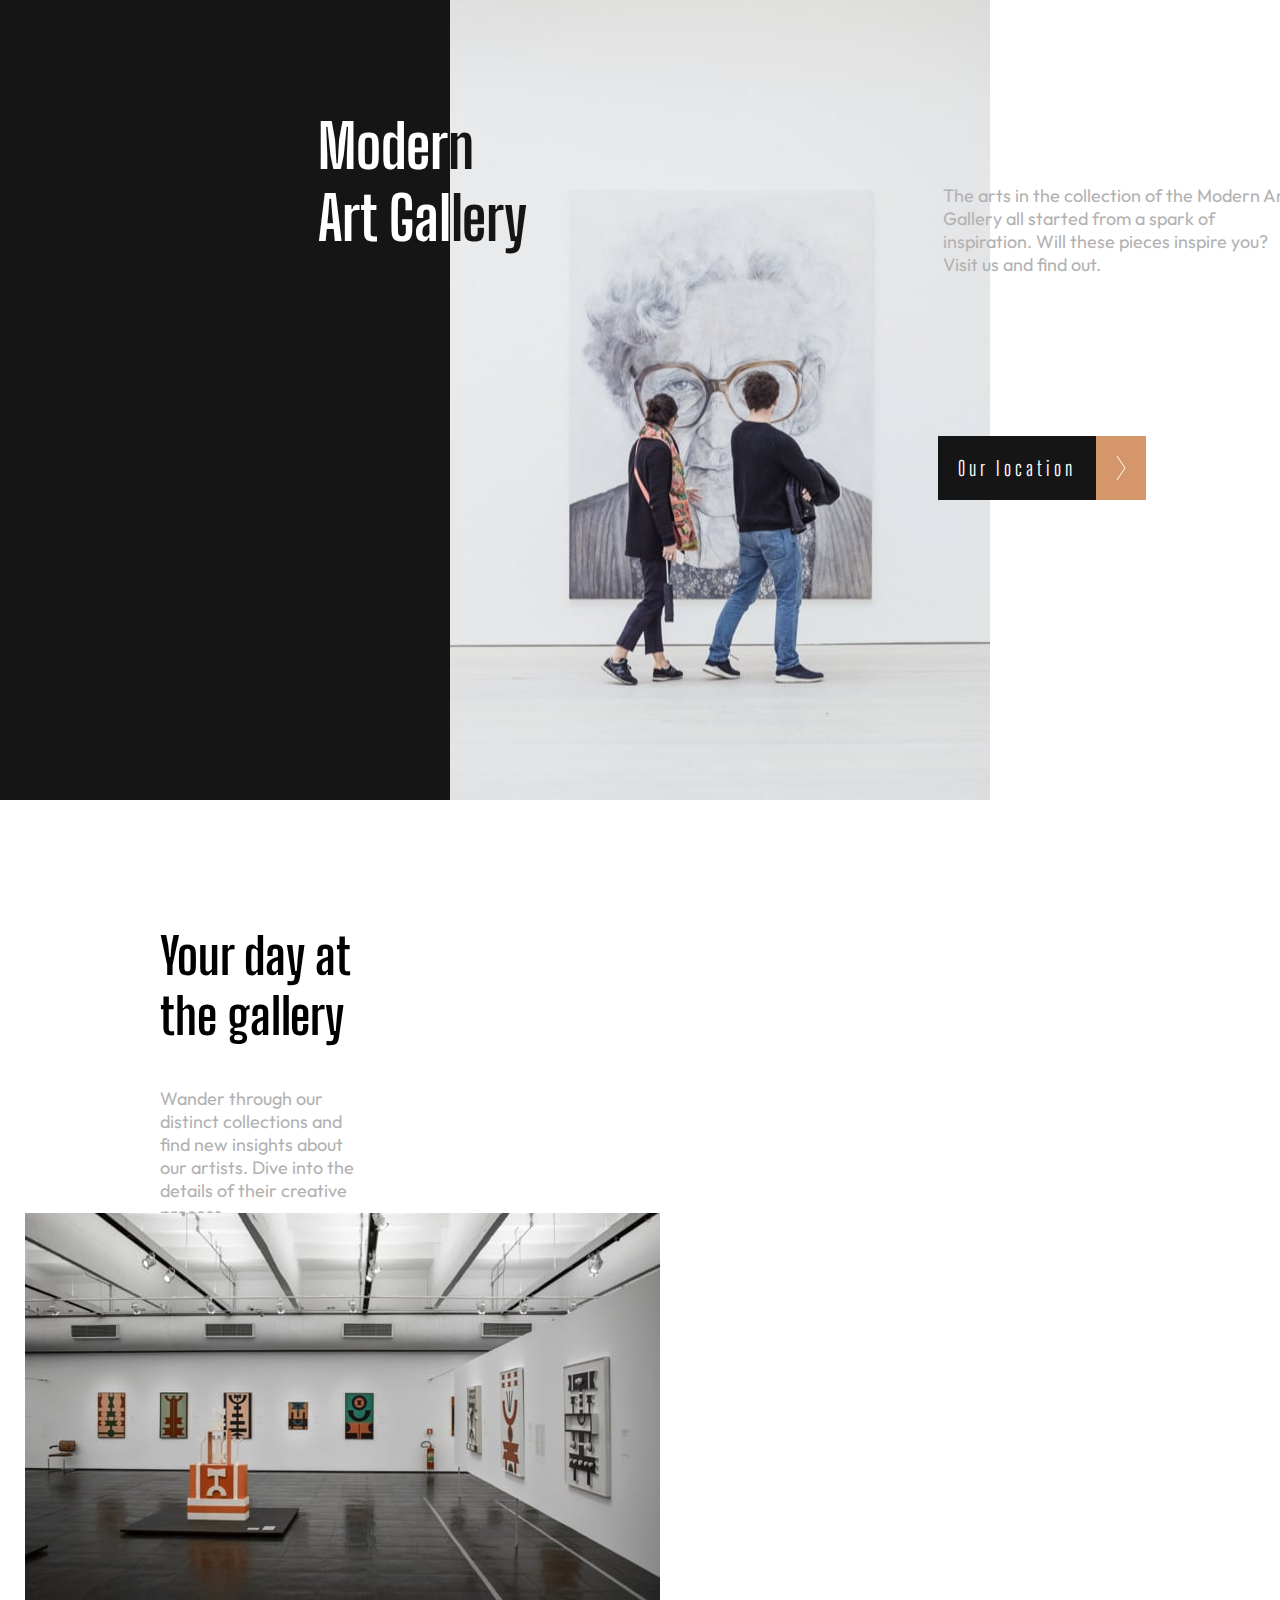
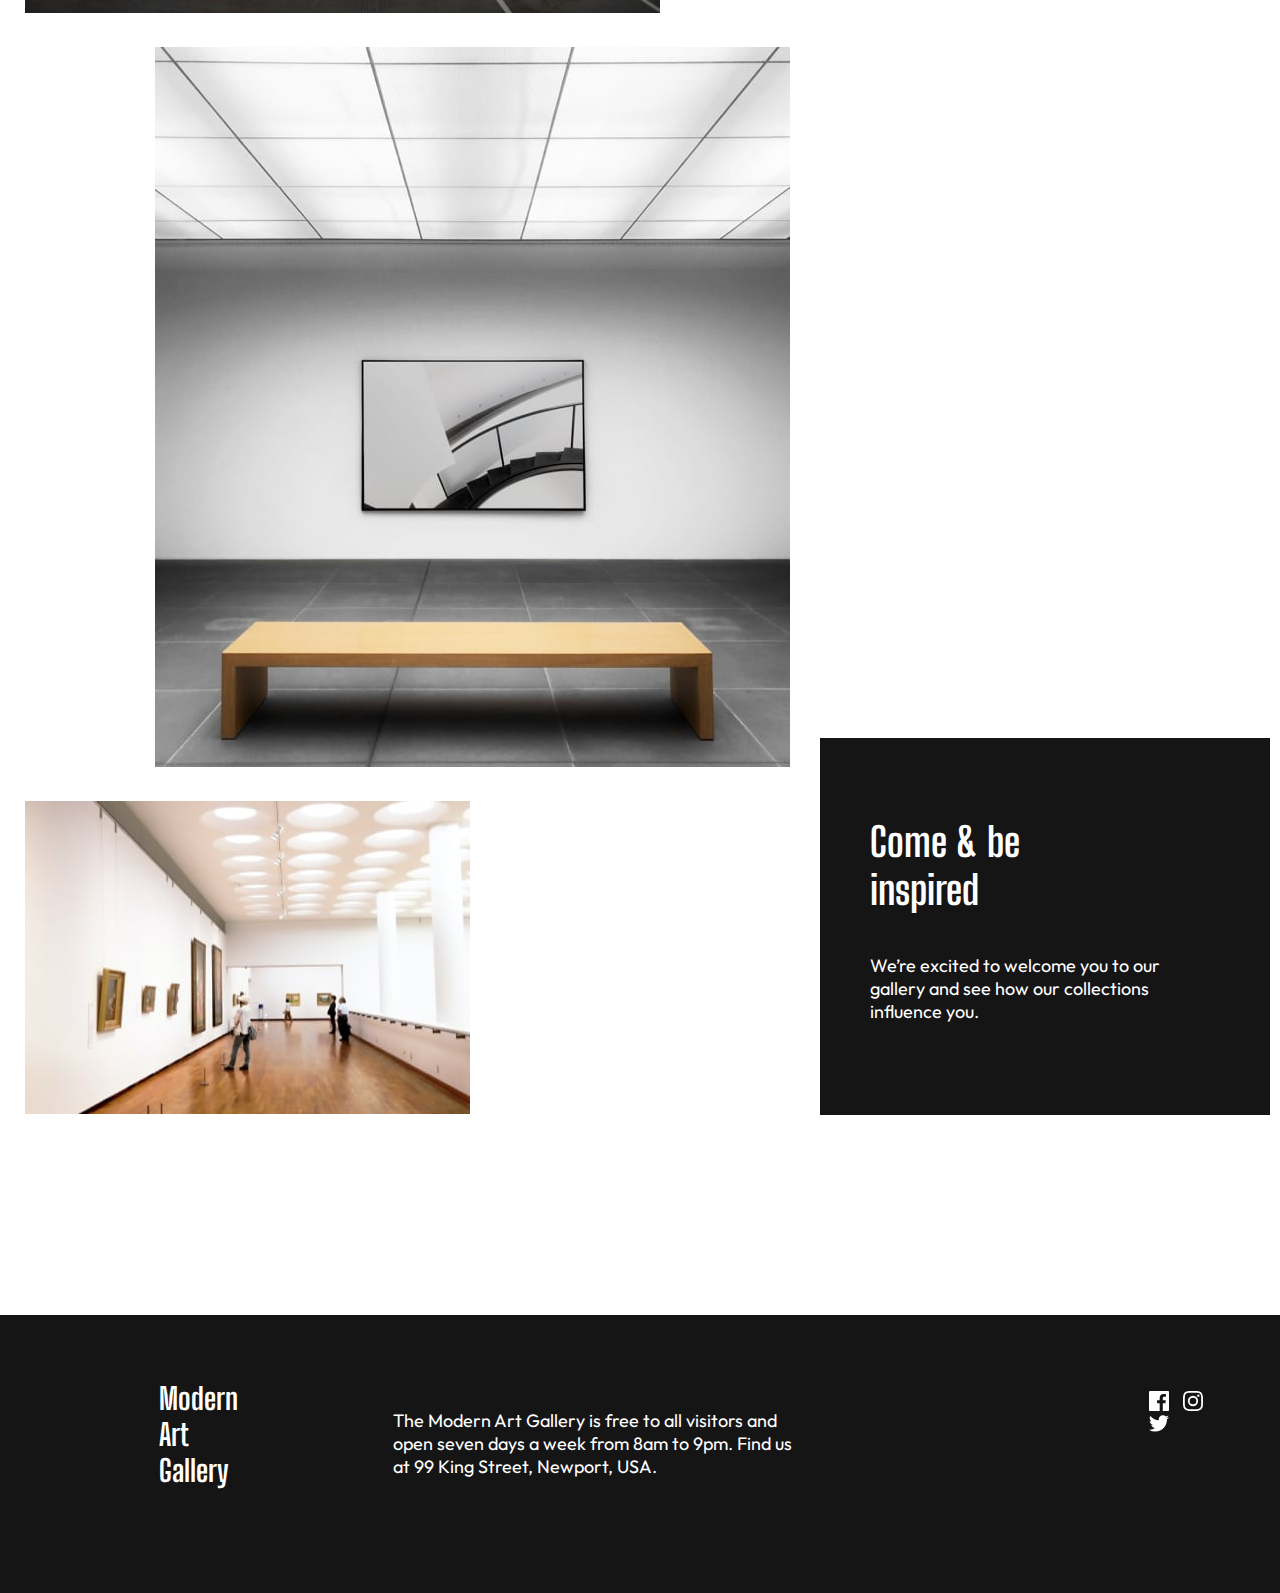
<file: index.html>
<!DOCTYPE html>
<html lang="en">
<head>
  <meta charset="UTF-8">
  <meta name="viewport" content="width=device-width, initial-scale=1.0">
  <link rel="preconnect" href="https://fonts.googleapis.com">
  <link rel="preconnect" href="https://fonts.gstatic.com" crossorigin>
  <link href="https://fonts.googleapis.com/css2?family=Big+Shoulders+Display:wght@100..900&family=Big+Shoulders+Text:wght@100..900&display=swap" rel="stylesheet">
  <link rel="preconnect" href="https://fonts.googleapis.com">
<link rel="preconnect" href="https://fonts.gstatic.com" crossorigin>
<link href="https://fonts.googleapis.com/css2?family=Outfit:wght@100..900&display=swap" rel="stylesheet">
  <link rel="icon" type="image/png" sizes="32x32" href="./assets/favicon-32x32.png">
  <link rel="stylesheet" href="./styles/index.css">
  
  <title>Frontend Mentor | Art gallery website</title>
</head>
<body>
  <header class="nav">
    <picture>
      <source media="(min-width: 769px)" srcset="./gallery/images/desktop/image-hero.jpg, ./gallery/images/desktop/image-hero@2x.jpg 2x">
      <source media="(min-width: 376px)" srcset="./gallery/images/tablet/image-hero.jpg, ./gallery/images/tablet/image-hero@2x.jpg 2x">
      <img class="nav_img" src="./gallery/images/mobile/image-hero.jpg" alt="Photo for title side" srcset="./gallery/images/mobile/image-hero@2x.jpg 2x" />
    </picture>
    <div class="nav_context">
  <h1 class="nav_title">Moder<span class="nav_title_color">n</span> Art Gal<span class="nav_title_color">lery</span></h1>

  <p class="nav_text">The arts in the collection of the Modern Art Gallery all started 
  from a spark of inspiration. Will these pieces inspire you? Visit 
  us and find out.</p>

  <button class="nav_button" onclick="goToLocationPage()">
    <p class="nav_button_text">Our location</p>
    <img class="nav_button_icon" src="./gallery/svg/icon-arrow-right.svg" alt="arrow">
  </button>
  </div>
  </header>
  <div class="gallery">
    <picture>
      <source media="(min-width: 769px)" srcset="./gallery/images/desktop/image-grid-1.jpg, ./gallery/images/desktop/image-grid-1@2x.jpg 2x">
      <source media="(min-width: 376px)" srcset="./gallery/images/tablet/image-grid-1.jpg, ./gallery/images/tablet/image-grid-1@2x.jpg 2x">
      <img class="gallery_img_first" src="./gallery/images/mobile/image-grid-1.jpg" alt="body photo-gallery" srcset="./gallery/images/mobile/image-grid-1@2x.jpg 2x" />
    </picture>
    <div class="gallery_info">
  <h2 class="gallery_title">Your day at the gallery</h2>

  <p class="gallery_text">Wander through our distinct collections and find new insights about 
  our artists. Dive into the details of their creative process.</p>
  </div>
  <picture>
    <source media="(min-width: 769px)" srcset="./gallery/images/desktop/image-grid-2.jpg, ./gallery/images/desktop/image-grid-2@2x.jpg 2x">
    <source media="(min-width: 376px)" srcset="./gallery/images/tablet/image-grid-2.jpg, ./gallery/images/tablet/image-grid-2@2x.jpg 2x">
    <img class="gallery_img_second" src="./gallery/images/mobile/image-grid-2.jpg" alt="bench photo" srcset="./gallery/images/mobile/image-grid-2@2x.jpg 2x" />
  </picture>
  <picture>
    <source media="(min-width: 769px)" srcset="./gallery/images/desktop/image-grid-3.jpg, ./gallery/images/desktop/image-grid-3@2x.jpg 2x">
    <source media="(min-width: 376px)" srcset="./gallery/images/tablet/image-grid-3.jpg, ./gallery/images/tablet/image-grid-3@2x.jpg 2x">
    <img class="gallery_img_last" src="./gallery/images/mobile/image-grid-3.jpg" alt="paintings in the lobby" srcset="./gallery/images/mobile/image-grid-3@2x.jpg 2x" />
  </picture>
  </div>
  <div class="inspire">
  <h3 class="inspire_title">Come &amp; be inspired</h3>

  <p class="inspire_text">We’re excited to welcome you to our gallery and see how our collections 
  influence you.</p>
  </div>
  <footer class="info">
  <h4 class="info_title">Modern Art Gallery</h4>

  <p class="info_text">The Modern Art Gallery is free to all visitors and open seven days a week 
  from 8am to 9pm. Find us at 99 King Street, Newport, USA.</p>
  <div class="info_icons">
    <img class="info_icon" src="./gallery/svg/icon-facebook.svg" alt="facebook_icon">
    <img class="info_icon" src="./gallery/svg/icon-instagram.svg" alt="instagram_icon">
    <img class="info_icon" src="./gallery/svg/icon-twitter.svg" alt="twitter_icon">
    </div>
  </footer>
  <script>
    function goToLocationPage() {
      window.location.href = "location.html";
    }
  </script>
</body>
</html>
</file>
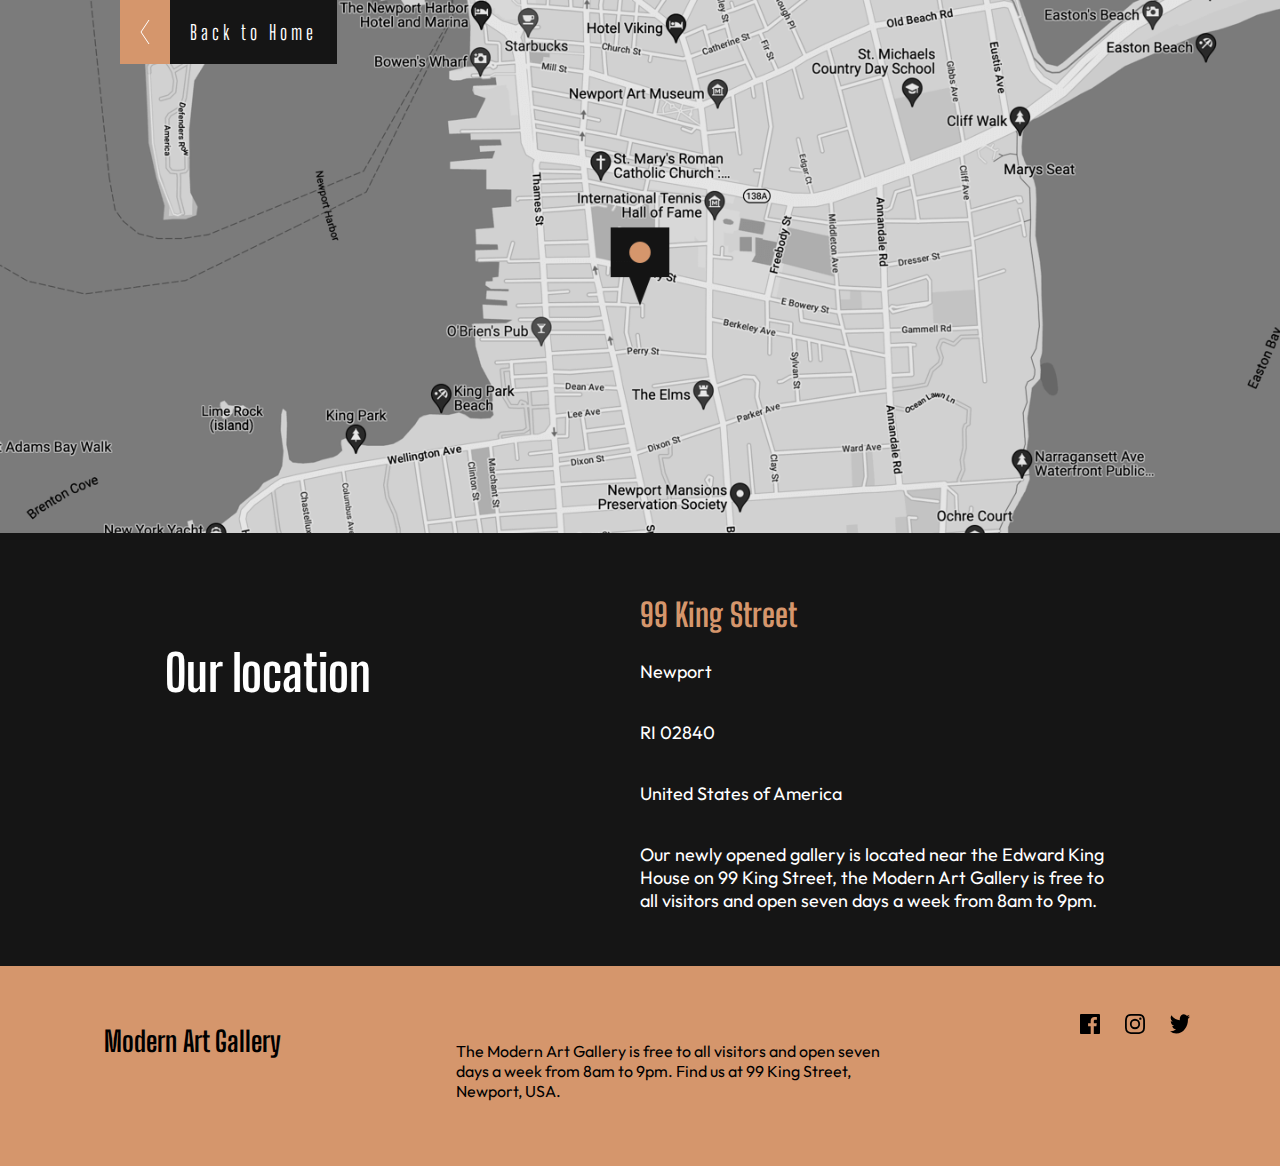
<file: location.html>
<!DOCTYPE html>
<html lang="en">
<head>
  <meta charset="UTF-8">
  <meta name="viewport" content="width=device-width, initial-scale=1.0">
  <link rel="preconnect" href="https://fonts.googleapis.com">
  <link rel="preconnect" href="https://fonts.gstatic.com" crossorigin>
  <link href="https://fonts.googleapis.com/css2?family=Big+Shoulders+Display:wght@100..900&family=Big+Shoulders+Text:wght@100..900&display=swap" rel="stylesheet">
  <link rel="preconnect" href="https://fonts.googleapis.com">
<link rel="preconnect" href="https://fonts.gstatic.com" crossorigin>
<link href="https://fonts.googleapis.com/css2?family=Outfit:wght@100..900&display=swap" rel="stylesheet">
  <link rel="icon" type="image/png" sizes="32x32" href="./assets/favicon-32x32.png">
  <link rel="stylesheet" href="./styles/location.css">
  <title>Frontend Mentor | Art gallery website</title>
</head>
<body>
<header class="nav">
  <button class="nav_button" onclick="goToLocationPage()">
    <img class="nav_icon" src="./gallery/svg/icon-arrow-left.svg" alt="arrow_left">
    <p class="nav_text"  href="./location.html">Back to Home</p></button>
    <picture>
      <source media="(min-width: 769px)" srcset="./gallery/images/desktop/image-map.png, ./gallery/images/desktop/image-map@2x.png 2x">
      <source media="(min-width: 376px)" srcset="./gallery/images/tablet/image-map.png, ./gallery/images/tablet/image-map@2x.png 2x">
      <img class="nav_img" src="./gallery/images/mobile/image-map.png" srcset="./gallery/images/mobile/image-map@2x.png 2x" alt="map_photo">
    </picture>
</header>
<div class="adress">
  <h1>Our location</h1>
  <div class="adress_info">
  <h2>99 King Street</h2>
  <p>Newport</p>
  <p>RI 02840</p>
  <p>United States of America</p>

  <p>Our newly opened gallery is located near the Edward King House on 99 King 
  Street, the Modern Art Gallery is free to all visitors and open seven days 
  a week from 8am to 9pm.</p>
  </div>
  </div>
  <footer class="social">
  <h3>Modern Art Gallery</h3>

  <p>The Modern Art Gallery is free to all visitors and open seven days a week 
  from 8am to 9pm. Find us at 99 King Street, Newport, USA.</p>
  <div class="social_icons">
    <img class="social_icon" src="./gallery/svg/icon-facebook.svg" alt="facebook_icon">
    <img class="social_icon" src="./gallery/svg/icon-instagram.svg" alt="instagram_icon">
    <img class="social_icon" src="./gallery/svg/icon-twitter.svg" alt="twitter_icon">
    </div>
  </footer>
  <script>
    function goToLocationPage() {
      window.location.href = "index.html";
    }
  </script>
</body>
</html>
</file>
<file: styles/index.css>
body {
    margin: 0px;
    padding: 0px;
}
.nav_img{
    max-width: 375px;
}
.nav_title{
    font-family: 'Big Shoulders Display';
    font-size: 60px;
    padding-left: 15px;
}
.nav_text{
    font-family: 'Outfit';
    font-size: 18px;
    color: #b2b2b2;
    padding-left: 15px;
    padding-right: 10px;
}
.nav_button{
    color: #FFFFFF;
    border: none;
    font-family: 'Big Shoulders Display';
    font-size: 20px;
    letter-spacing: 4px;
    cursor: pointer;
    margin: 0px;
    display: flex;
    padding: 0px;
    margin-left: 10px;
    margin-bottom: 60px;
}
.nav_button_icon{
    background-color: #D5966C;
    padding:20px;
}
.nav_button_text{
    background-color: #151515;
    padding: 20px;
    margin: 0px;
}
.nav_button:hover .nav_button_text {
    background-color: #D5966C;
}
.nav_button:hover .nav_button_icon {
    background-color: #151515;
    fill:#FFFFFF;
}
.gallery{
display: flex;
flex-direction: column;
}
.gallery_img{
 max-width: 343px;
 padding: 10px;
 padding-left: 12px;
}
.gallery_title{
padding-left: 15px;
font-family: 'Big Shoulders Display';
font-size: 50px;
}
.gallery_text{
padding-left: 15px;
padding-right: 10px;
font-family: 'Outfit';
font-size: 18px;
color: #b2b2b2;
}
.inspire{
    background-color: #151515;
    color: #FFFFFF;
    padding-left: 10px;
    padding-right: 10px;
    margin-bottom: 80px;
}
.inspire_title{
    font-family: 'Big Shoulders Display';
    font-size: 40px;
    padding-top: 20px;
    padding-left: 10px;
}
.inspire_text{
    font-family: 'Outfit';
    font-size: 18px;
    padding-bottom: 40px;
    padding-left: 10px;
}
.info{
    background-color: #151515;
    color: #FFFFFF;
    padding-left: 10px;
    padding-right: 10px;
}
.info_title{
    font-family: 'Big Shoulders Display';
    font-size: 30px;;
    padding-top: 20px;
    padding-left: 10px;
}
.info_text{
    font-family: 'Outfit';
    font-size: 18px;
    padding-bottom: 20px;
    padding-left: 10px;
}
.info_icons{
padding-bottom: 40px;
padding-left: 10px;
}
.info_icon{
    cursor: pointer;
    margin-right: 10px;
}
.info_icon:hover{
    filter: brightness(0) invert(1) sepia(3) saturate(50) hue-rotate(300deg);
}
@media ( min-width: 376px ) {
.nav{
    display: flex;
    flex-wrap: wrap;
}
.nav_img{
    max-width: 437px;
    max-height: 700px;
    flex-basis: 50%;
}
.nav_context{
    flex-basis: 50%;
    position: absolute;
    left:378px;
    top:70px;
}
.nav_button{
    margin-top: 50px;
}
.gallery{
    display: flex;
    flex-direction:row;
    flex-wrap: wrap;
    margin-top: 80px;
    padding-left: 25px;
    padding-right: 25px;
    gap: 10px;
}
.gallery_info{
order: -1;
width: 223px;
height: 299px;
padding-left: 40px;
padding-right: 40px;
}
.gallery_img:nth-of-type(3) {
    width: 280px;
    height: 313px;
}
.inspire{
    width: 260px;
    height: 396px;
    position: relative;
    left: 435px;
    top: -440px;
}
.inspire_title{
    padding-top: 80px;
}
.info{
    margin-top: -300px;
    display: flex;
    align-items: center;
    padding-right: 39px;
    padding-left: 39px;
    padding-top: 35px;
    padding-bottom: 35px;
}
.info_title{
    width: 110px;
    padding-right: 50px;
    position: relative;
    top:-30px;
}
.info_text{
    width: 281px;
    padding-right: 90px;
}
.info_icons{
    position: relative;
    top:-20px;
}

}
@media ( min-width: 769px ) {
.nav_img{
    max-width: 540px;
    max-height: 800px;
    padding-left: 450px;
    background-color: #151515;
}
.nav_title{
    position: relative;
    color:#FFFFFF;
    right:75px;
    max-width: 210px;   
}
.nav_title_color{
    color: #151515;
}
.nav_text{
width: 350px;
position: relative;
left: 550px;
bottom: 110px;
}
.nav_button{
position: relative;
left:550px;
}
.gallery{
    gap:30px;
}
.gallery_info{
    padding-left: 120px;
    padding-right: 230px;
}
.gallery_img_first{
    width: 635px;
    height: 400px;
}
.gallery_img_second{
    width: 635px;
    height: 720px;
    padding-left: 130px;
}
.gallery_img_last{
    width: 445px;
    height: 313px;
}
.inspire{
    left:820px;
    top: -420px;
  width: 430px;
  height: 377px;
}
.inspire_title{
    width: 200px;
    padding-left: 40px;
    padding-right: 40px;
}
.inspire_text{
    width: 300px;
    padding-left: 40px;
}
.info_title{
    padding-left: 120px;
    padding-right: 120px;
}
.info_text{
    width: 430px;
    padding-right: 340px;
}
}
</file>
<file: styles/location.css>
body {
    margin: 0px;
    padding: 0px;
}
.nav {
position: relative;
}
.nav_button{
    position:absolute;
    color: #FFFFFF;
    border: none;
    font-family: 'Big Shoulders Display';
    font-size: 20px;
    letter-spacing: 4px;
    cursor: pointer;
    margin: 0px;
    display: flex;
    padding: 0px; 
}
.nav_button:hover .nav_text {
    background-color: #D5966C;;
}
.nav_button:hover .nav_icon {
    background-color: #151515;
    fill:#FFFFFF;
}
.nav_icon{
    background-color: #D5966C;
    padding:20px;
}
.nav_text{
    background-color: #151515;
    padding: 20px;
    margin: 0px;
}
.nav_img{
    max-width: 100%;
      height: auto;
      margin: 0 auto; 
}
.adress{
    font-family: 'Big Shoulders Display';
    background-color: #151515;
    color: #FFFFFF;
    margin-top: -4px;
    padding: 16px;
    padding-left: 30px;
}
.adress h1{
    font-size: 50px;
}
.adress h2{
    font-size: 32px;
    color: #D5966C;
}
.adress p{
    font-family: 'Outfit';
    font-size: 18px;
    padding-bottom: 20px;
}
.social{
    background-color: #D5966C;
    margin-top: 0px;
    padding-left: 24px;
    padding-top: 30px;
    font-family: 'Big Shoulders Display';
}
.social h3{
font-size: 28px;
}
.social p{
    font-family: 'Outfit';
    font-size: 16px;
    padding-bottom: 20px;
}
.social_icons{
    padding-bottom: 25px;
    padding-right: 15px;
}
.social_icon{
    cursor: pointer;
    padding-right: 10px;
    filter: invert(100%);
}
.social_icon:hover{
    filter:invert(0%);
}
@media ( min-width: 376px ) {
    .nav_button{
        margin-left: 25px;
    }
    .adress {
        display: flex;
        flex-wrap: wrap;

    }
    .adress h1 {
        flex-basis: 50%;
        padding-top: 60px;
    }
    .adress_info {
        flex-direction: column;
        flex-basis: 50%;
        padding-top: 20px;
}
.social {
    display: flex;
    align-items: center;
}
.social_icons{
    display: flex;
    gap: 15px;
    padding-bottom: 115px;
}
.social p {
    max-width: 281px;
    padding-left: 40px;
    padding-right: 60px;
}
.social h3 {
    padding-bottom: 80px;
}
}
@media ( min-width: 769px ) {
    .nav_button{
        margin-left: 120px;
    }
    .adress {
        padding-left: 165px;
        padding-right: 165px;
}
    .social {
        justify-content: space-between; 
}
    .social h3 {
        padding-left: 80px;
    }
    .social p {
        max-width: 430px;
    }
    .social_icons {
        padding-right: 80px;
    }
}
</file>
